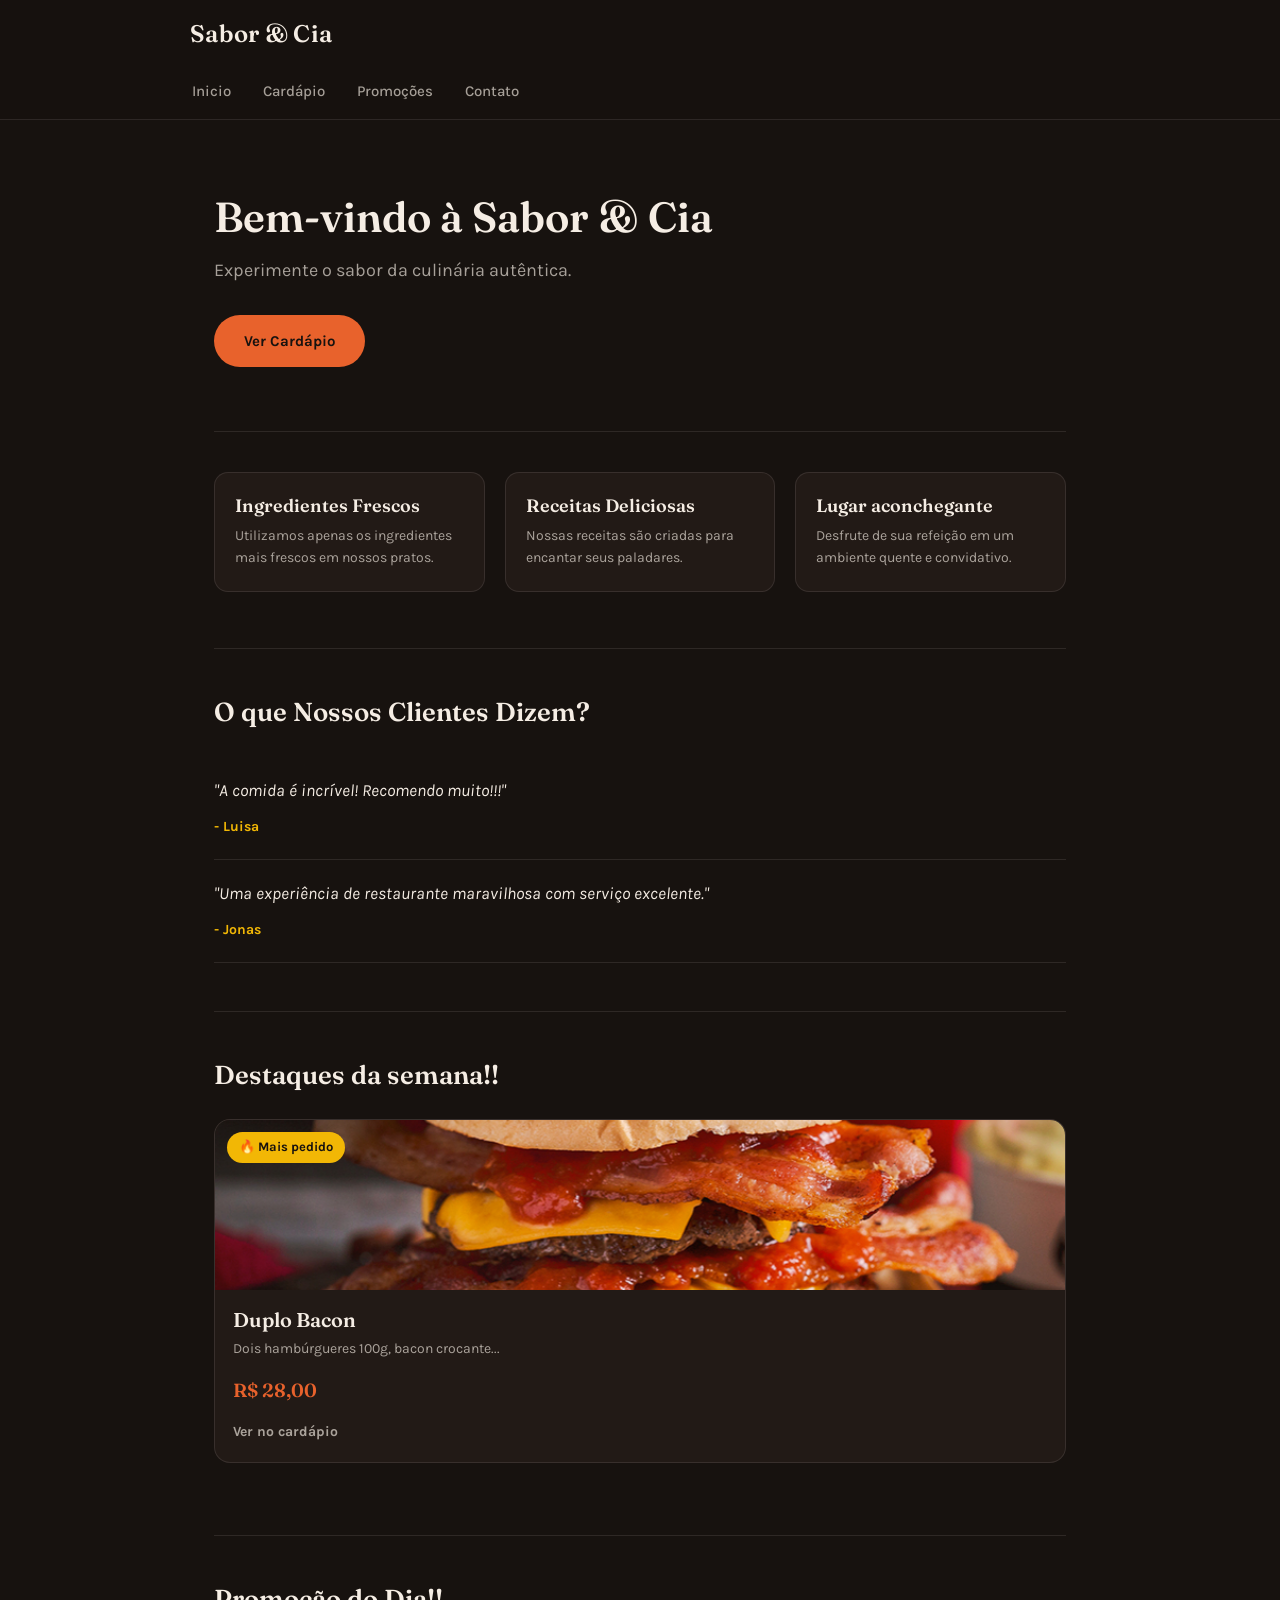
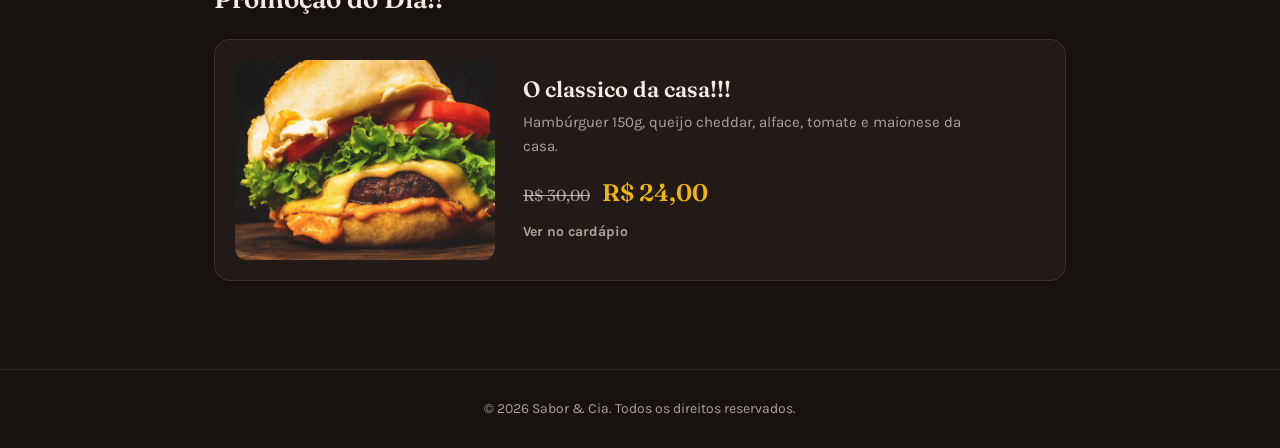
<file: index.html>
<!DOCTYPE html>
<html lang="pt-BR">
<head>
    <meta charset="UTF-8">
    <meta name="viewport" content="width=device-width, initial-scale=1.0">
    <title>SABORECIA</title>
    <link rel="stylesheet" href="style.css">
</head>
<body>
    <header>
        <h1>Sabor & Cia</h1>
        <nav>
            <ul>
                <li><a href="index.html">Inicio</a></li>
                <li><a href="menu.html">Cardápio</a></li>
                <li><a href="promo.html">Promoções</a></li>
                <li><a href="contact.html">Contato</a></li>
            </ul>
        </nav>
    </header>
    <main>
        <section class="intro">
            <h2>Bem-vindo à Sabor & Cia</h2>
            <p>Experimente o sabor da culinária autêntica.</p>
            <a href="menu.html" class="btn">Ver Cardápio</a>
        </section>

        <section class="features">
            <div class="feature">
                <h3>Ingredientes Frescos</h3>
                <p>Utilizamos apenas os ingredientes mais frescos em nossos pratos.</p>
            </div>
            <div class="feature">
                <h3>Receitas Deliciosas</h3>
                <p>Nossas receitas são criadas para encantar seus paladares.</p>
            </div>
            <div class="feature">
                <h3>Lugar aconchegante</h3>
                <p>Desfrute de sua refeição em um ambiente quente e convidativo.</p>
            </div>
        </section>

        <section class="testemunhas">
            <h2>O que Nossos Clientes Dizem?</h2>
            <div class="testimonial">
                <p>"A comida é incrível! Recomendo muito!!!"</p>
                <span>- Luisa</span>
            </div>
            <div class="testimonial">
                <p>"Uma experiência de restaurante maravilhosa com serviço excelente."</p>
                <span>- Jonas</span>
            </div>
        </section>

        <section class="destaques">
            <h2>Destaques da semana!!</h2>
            <article class="destaque-item">
            <span class="badge">🔥 Mais pedido</span>
            <img src="IMG/duplo-bacon_ca3908e0d94d46afac3781d82ce01f0a__800x600__0x0.jpg" alt="Duplo Bacon" class="menu-img">

            <h3>Duplo Bacon</h3>
            <p>Dois hambúrgueres 100g, bacon crocante...</p>
            <span class="preco">R$ 28,00</span>
            <a href="menu.html" class="btn-secundario">Ver no cardápio</a>
            </article>
        </section>

        <section class="promocao-dia">
            <h2>Promoção do Dia!!</h2>

            <div class="promocao-conteudo">
            <img src="IMG/classicodacasa.jpg" alt="classico da casa">

            <div class="promocao-info">
            <h3>O classico da casa!!!</h3>
            <p>Hambúrguer 150g, queijo cheddar, alface, tomate e maionese da casa.</p>
            <div class="promocao-precos">
                <span class="preco-antigo">R$ 30,00</span>
                <span class="preco-novo">R$ 24,00</span>
            </div>
            <a href="menu.html" class="btn-secundario">Ver no cardápio</a>
        </div>
    </div>
</section>


    </main>



    <footer><p>&copy; 2026 Sabor & Cia. Todos os direitos reservados.</p></footer>
    
</body>
</html>
</file>
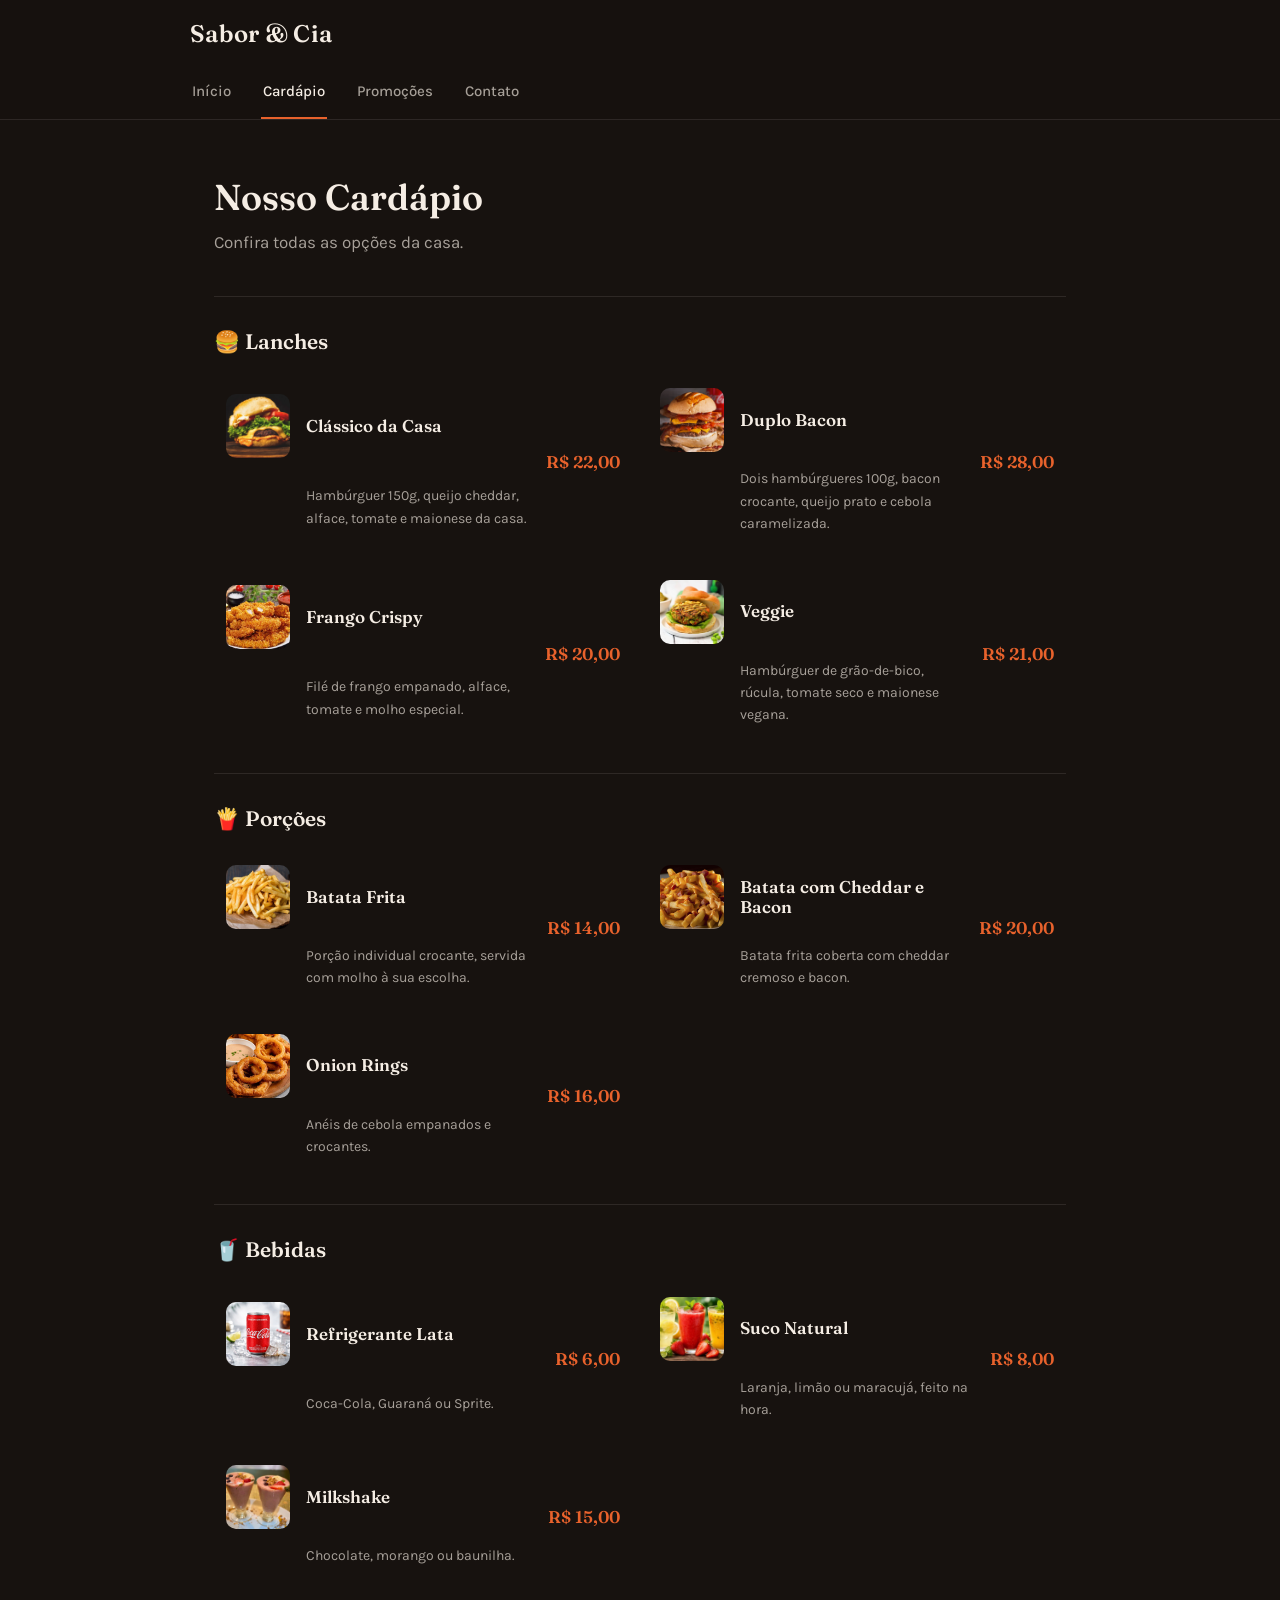
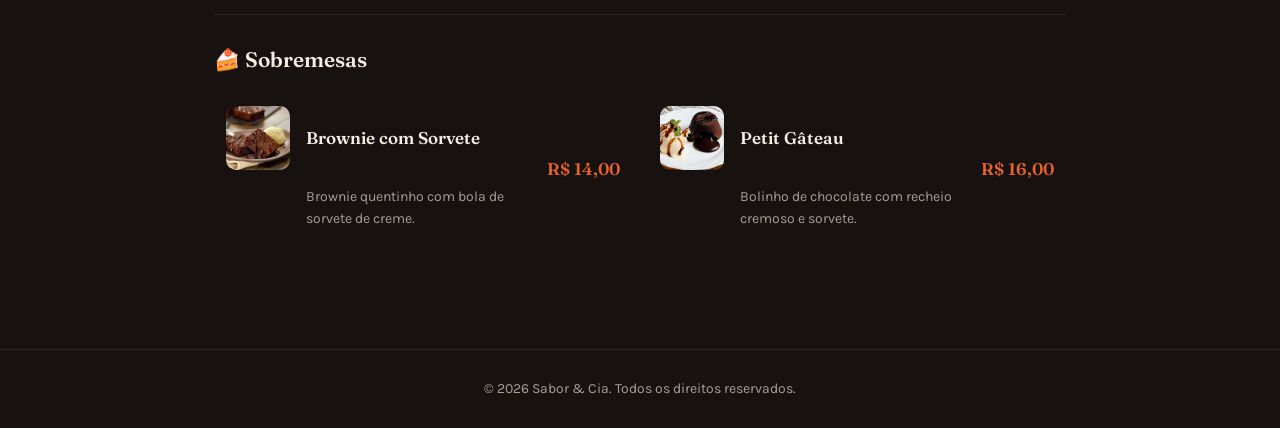
<file: menu.html>
<!DOCTYPE html>
<html lang="pt-BR">
<head>
    <meta charset="UTF-8">
    <meta name="viewport" content="width=device-width, initial-scale=1.0">
    <title>Cardápio - Sabor & Cia</title>
    <link rel="stylesheet" href="style.css">
</head>
<body>
    <header>
        <h1>Sabor & Cia</h1>
        <nav>
            <ul>
                <li><a href="index.html">Início</a></li>
                <li><a href="menu.html" class="active">Cardápio</a></li>
                <li><a href="promo.html">Promoções</a></li>
                <li><a href="contact.html">Contato</a></li>
            </ul>
        </nav>
    </header>

    <main>
        <section class="menu-intro">
            <h2>Nosso Cardápio</h2>
            <p>Confira todas as opções da casa.</p>
        </section>

        <section class="menu-categoria">
            <h3>🍔 Lanches</h3>
            <div class="menu-lista">
                <article class="menu-item">
                    <img src="IMG/classicodacasa.jpg" alt="Clássico da Casa" class="menu-img">
                    <h4>Clássico da Casa</h4>
                    <p>Hambúrguer 150g, queijo cheddar, alface, tomate e maionese da casa.</p>
                    <span class="preco">R$ 22,00</span>
                </article>

                <article class="menu-item">
                    <img src="IMG/duplo-bacon_ca3908e0d94d46afac3781d82ce01f0a__800x600__0x0.jpg" alt="Duplo Bacon" class="menu-img">
                    <h4>Duplo Bacon</h4>
                    <p>Dois hambúrgueres 100g, bacon crocante, queijo prato e cebola caramelizada.</p>
                    <span class="preco">R$ 28,00</span>
                </article>

                <article class="menu-item">
                    <img src="IMG/frangocrispy.jpg" alt="Frango Crispy" class="menu-img">
                    <h4>Frango Crispy</h4>
                    <p>Filé de frango empanado, alface, tomate e molho especial.</p>
                    <span class="preco">R$ 20,00</span>
                </article>

                <article class="menu-item">
                    <img src="IMG/veggie.jpg" alt="Veggie" class="menu-img">
                    <h4>Veggie</h4>
                    <p>Hambúrguer de grão-de-bico, rúcula, tomate seco e maionese vegana.</p>
                    <span class="preco">R$ 21,00</span>
                </article>
            </div>
        </section>

        <section class="menu-categoria">
            <h3>🍟 Porções</h3>
            <div class="menu-lista">
                <article class="menu-item">
                    <img src="IMG/batatafrita.jpg" alt="Batata Frita" class="menu-img">
                    <h4>Batata Frita</h4>
                    <p>Porção individual crocante, servida com molho à sua escolha.</p>
                    <span class="preco">R$ 14,00</span>
                </article>

                <article class="menu-item">
                    <img src="IMG/chedarebaconjpg.jpg" alt="Batata com Cheddar e Bacon" class="menu-img">
                    <h4>Batata com Cheddar e Bacon</h4>
                    <p>Batata frita coberta com cheddar cremoso e bacon.</p>
                    <span class="preco">R$ 20,00</span>
                </article>

                <article class="menu-item">
                    <img src="IMG/onionrings.jpg" alt="Onion Rings" class="menu-img">
                    <h4>Onion Rings</h4>
                    <p>Anéis de cebola empanados e crocantes.</p>
                    <span class="preco">R$ 16,00</span>
                </article>
            </div>
        </section>

        <section class="menu-categoria">
            <h3>🥤 Bebidas</h3>
            <div class="menu-lista">
                <article class="menu-item">
                    <img src="IMG/cocacola.jpg" alt="Refrigerante Lata" class="menu-img">
                    <h4>Refrigerante Lata</h4>
                    <p>Coca-Cola, Guaraná ou Sprite.</p>
                    <span class="preco">R$ 6,00</span>
                </article>

                <article class="menu-item">
                    <img src="IMG/suco.jpg" alt="Suco Natural" class="menu-img">
                    <h4>Suco Natural</h4>
                    <p>Laranja, limão ou maracujá, feito na hora.</p>
                    <span class="preco">R$ 8,00</span>
                </article>

                <article class="menu-item">
                    <img src="IMG/milkshake.jpg" alt="Milkshake" class="menu-img">
                    <h4>Milkshake</h4>
                    <p>Chocolate, morango ou baunilha.</p>
                    <span class="preco">R$ 15,00</span>
                </article>
            </div>
        </section>

        <section class="menu-categoria">
            <h3>🍰 Sobremesas</h3>
            <div class="menu-lista">
                <article class="menu-item">
                    <img src="IMG/brownie-com-sorvete.jpg" alt="Brownie com Sorvete" class="menu-img">
                    <h4>Brownie com Sorvete</h4>
                    <p>Brownie quentinho com bola de sorvete de creme.</p>
                    <span class="preco">R$ 14,00</span>
                </article>

                <article class="menu-item">
                    <img src="IMG/petitgateau.jpg" alt="Petit Gâteau" class="menu-img">
                    <h4>Petit Gâteau</h4>
                    <p>Bolinho de chocolate com recheio cremoso e sorvete.</p>
                    <span class="preco">R$ 16,00</span>
                </article>
            </div>
        </section>
    </main>

    <footer>
        <p>&copy; 2026 Sabor & Cia. Todos os direitos reservados.</p>
    </footer>
</body>
</html>
</file>
<file: style.css>
@import url('https://fonts.googleapis.com/css2?family=Fraunces:opsz,wght@9..144,500;9..144,600;9..144,700&family=Karla:wght@400;500;700&display=swap');

* {
    margin: 0;
    padding: 0;
    box-sizing: border-box;
}

body {
    background-color: #17120F;
    color: #F5EDE4;
    font-family: 'Karla', sans-serif;
    font-size: 17px;
    line-height: 1.6;
}

h1, h2, h3, h4 {
    font-family: 'Fraunces', serif;
    font-weight: 600;
    line-height: 1.2;
}

a {
    color: inherit;
    text-decoration: none;
}

main {
    max-width: 900px;
    margin: 0 auto;
    padding: 0 24px;
}

header {
    position: sticky;
    top: 0;
    z-index: 10;
    background-color: rgba(23, 18, 15, 0.85);
    backdrop-filter: blur(10px);
    -webkit-backdrop-filter: blur(10px);
    border-bottom: 1px solid rgba(245, 237, 228, 0.1);
    padding: 20px 24px 0;
}

header h1 {
    max-width: 900px;
    margin: 0 auto;
    font-size: 24px;
    letter-spacing: 0.3px;
}

nav {
    max-width: 900px;
    margin: 16px auto 0;
}

nav ul {
    list-style: none;
    display: flex;
    gap: 28px;
}

nav a {
    display: inline-block;
    padding: 14px 2px;
    font-size: 15px;
    font-weight: 500;
    color: rgba(245, 237, 228, 0.65);
    border-bottom: 2px solid transparent;
    transition: color 0.15s ease, border-color 0.15s ease;
}

nav a:hover,
nav a.active {
    color: #F5EDE4;
    border-bottom-color: #E8622C;
}

.intro {
    padding: 72px 0 64px;
    max-width: 560px;
}

.intro h2 {
    font-size: 42px;
    margin-bottom: 14px;
    color: #F5EDE4;
}

.intro p {
    font-size: 18px;
    color: rgba(245, 237, 228, 0.65);
    margin-bottom: 30px;
}

.btn {
    display: inline-block;
    background-color: #E8622C;
    color: #17120F;
    padding: 14px 30px;
    font-family: 'Karla', sans-serif;
    font-weight: 700;
    font-size: 15px;
    border-radius: 100px;
    transition: box-shadow 0.2s ease, transform 0.2s ease;
}

.btn:hover {
    box-shadow: 0 0 0 1px #E8622C, 0 8px 24px -6px rgba(232, 98, 44, 0.55);
    transform: translateY(-1px);
}

.features {
    display: grid;
    grid-template-columns: repeat(3, 1fr);
    gap: 20px;
    padding: 40px 0 56px;
    border-top: 1px solid rgba(245, 237, 228, 0.1);
}

.feature {
    background-color: #221A16;
    border: 1px solid rgba(245, 237, 228, 0.1);
    border-radius: 14px;
    padding: 22px 20px;
}

.feature h3 {
    font-size: 18px;
    margin-bottom: 8px;
}

.feature p {
    font-size: 14px;
    color: rgba(245, 237, 228, 0.65);
}

.testemunhas {
    padding: 48px 0;
    border-top: 1px solid rgba(245, 237, 228, 0.1);
}

.testemunhas h2 {
    font-size: 26px;
    margin-bottom: 28px;
}

.testimonial {
    padding: 20px 0;
    border-bottom: 1px solid rgba(245, 237, 228, 0.1);
}

.testimonial p {
    font-size: 17px;
    font-style: italic;
    margin-bottom: 8px;
    color: #F5EDE4;
}

.testimonial span {
    font-size: 14px;
    font-weight: 700;
    color: #F2B705;
}

.promocao-dia {
    padding: 48px 0;
    border-top: 1px solid rgba(245, 237, 228, 0.1);
}

.promocao-dia h2 {
    font-size: 26px;
    margin-bottom: 24px;
}

.promocao-conteudo {
    display: flex;
    flex-direction: row;
    align-items: center;
    gap: 28px;
    background-color: #221A16;
    border: 1px solid rgba(245, 237, 228, 0.1);
    border-radius: 16px;
    padding: 20px;
}

.promocao-conteudo img {
    width: 260px;
    height: 200px;
    object-fit: cover;
    border-radius: 12px;
}

.promocao-info {
    flex: 1;
}

.promocao-info h3 {
    font-size: 22px;
    margin-bottom: 8px;
}

.promocao-info p {
    font-size: 15px;
    color: rgba(245, 237, 228, 0.65);
    max-width: 440px;
    margin-bottom: 16px;
}

.promocao-precos {
    display: flex;
    align-items: baseline;
    gap: 12px;
    margin-bottom: 4px;
}

.preco-antigo {
    font-family: 'Fraunces', serif;
    font-size: 16px;
    color: rgba(245, 237, 228, 0.65);
    text-decoration: line-through;
}

.preco-novo {
    font-family: 'Fraunces', serif;
    font-weight: 600;
    font-size: 24px;
    color: #F2B705;
}

.promocao-info .btn-secundario {
    display: inline-block;
    padding: 0;
    margin-top: 4px;
}

.destaques {
    padding: 48px 0 72px;
    border-top: 1px solid rgba(245, 237, 228, 0.1);
}

.destaques h2 {
    font-size: 26px;
    margin-bottom: 28px;
}

.destaque-item {
    background-color: #221A16;
    border: 1px solid rgba(245, 237, 228, 0.1);
    border-radius: 16px;
    overflow: hidden;
    position: relative;
    transition: border-color 0.2s ease;
}

.destaque-item:hover {
    border-color: rgba(232, 98, 44, 0.4);
}

.destaque-item .menu-img {
    width: 100%;
    height: 170px;
    object-fit: cover;
    display: block;
}

.badge {
    position: absolute;
    top: 12px;
    left: 12px;
    background-color: #F2B705;
    color: #17120F;
    font-size: 13px;
    font-weight: 700;
    padding: 5px 12px;
    border-radius: 100px;
}

.destaque-item h3 {
    font-size: 20px;
    padding: 18px 18px 6px;
}

.destaque-item p {
    font-size: 14px;
    color: rgba(245, 237, 228, 0.65);
    padding: 0 18px;
}

.destaque-item .preco {
    display: block;
    font-family: 'Fraunces', serif;
    font-weight: 600;
    color: #E8622C;
    font-size: 19px;
    padding: 14px 18px 4px;
}

.btn-secundario {
    display: block;
    padding: 12px 18px 18px;
    font-size: 14px;
    font-weight: 700;
    color: rgba(245, 237, 228, 0.65);
}

.btn-secundario:hover {
    color: #E8622C;
}

footer {
    text-align: center;
    padding: 28px 24px;
    font-size: 14px;
    color: rgba(245, 237, 228, 0.65);
    border-top: 1px solid rgba(245, 237, 228, 0.1);
    margin-top: 40px;
}

.menu-intro {
    padding: 56px 0 40px;
}

.menu-intro h2 {
    font-size: 36px;
    margin-bottom: 10px;
}

.menu-intro p {
    color: rgba(245, 237, 228, 0.65);
    font-size: 17px;
}

.menu-categoria {
    padding: 32px 0;
    border-top: 1px solid rgba(245, 237, 228, 0.1);
}

.menu-categoria:last-child {
    padding-bottom: 64px;
}

.menu-categoria h3 {
    font-size: 21px;
    margin-bottom: 20px;
}

.menu-lista {
    display: grid;
    grid-template-columns: repeat(2, 1fr);
    gap: 16px;
    cursor: pointer;
}

.menu-item {
    display: grid;
    grid-template-columns: 64px 1fr auto;
    gap: 16px;
    align-items: center;
    padding: 14px 12px;
    border-radius: 12px;
    transition: background-color 0.15s ease;
}

.menu-item:hover {
    background-color: #221A16;
}

.menu-item .menu-img {
    width: 64px;
    height: 64px;
    object-fit: cover;
    border-radius: 10px;
}

.menu-item h4 {
    font-size: 17px;
    grid-column: 2;
    grid-row: 1;
    font-weight: 600;
}

.menu-item p {
    grid-column: 2;
    grid-row: 2;
    font-size: 14px;
    color: rgba(245, 237, 228, 0.65);
    max-width: 460px;
}

.menu-item .preco {
    grid-column: 3;
    grid-row: 1 / span 2;
    font-family: 'Fraunces', serif;
    font-weight: 600;
    color: #E8622C;
    font-size: 17px;
    white-space: nowrap;
    align-self: center;
}

@media (min-width: 1440px) {
    main {
        max-width: 1100px;
    }

    header h1,
    nav {
        max-width: 1100px;
    }

    .intro h2 {
        font-size: 48px;
    }

    .intro {
        max-width: 620px;
        padding: 88px 0 72px;
    }

    .features {
        gap: 28px;
    }

    .destaques {
        gap: 28px;
    }

    .destaque-item .menu-img {
        height: 190px;
    }

    .menu-item {
        padding: 16px 14px;
    }
}

@media (max-width: 768px) {
    main {
        padding: 0 20px;
    }

    .intro h2 {
        font-size: 34px;
    }

    .features {
        grid-template-columns: repeat(2, 1fr);
    }

    .destaques{
        gap: 16px;
    }

    .destaque-item .menu-img {
        height: 150px;
    }

    nav ul {
        gap: 20px;
    }

    .menu-item {
        grid-template-columns: 56px 1fr auto;
    }

    .menu-item .menu-img {
        width: 56px;
        height: 56px;
    }
}

@media (max-width: 480px) {
    main {
        padding: 0 16px;
    }

    .promocao-conteudo {
        flex-direction: column;
        align-items: stretch;
        padding: 16px;
    }

    .promocao-conteudo img {
        width: 100%;
        height: 180px;
    }

    header {
        padding: 16px 16px 0;
    }

    header h1 {
        font-size: 21px;
    }

    .intro {
        padding: 48px 0 40px;
    }

    .intro h2 {
        font-size: 28px;
    }

    .intro p {
        font-size: 16px;
    }

    .btn {
        width: 100%;
        text-align: center;
        padding: 14px 24px;
    }

    .features {
        grid-template-columns: 1fr;
    }

    .destaques {
        grid-template-columns: 1fr;
    }

    .menu-item {
        grid-template-columns: 52px 1fr;
        padding: 12px 8px;
    }

    .menu-item .menu-img {
        width: 52px;
        height: 52px;
    }

    .menu-item .preco {
        grid-column: 2;
        grid-row: 3;
        align-self: start;
        margin-top: 4px;
    }

    .menu-lista {
    grid-template-columns: 1fr;
    }

    nav ul {
        flex-direction: column;
        align-items: center;
        gap: 12px;
    }
}
</file>
